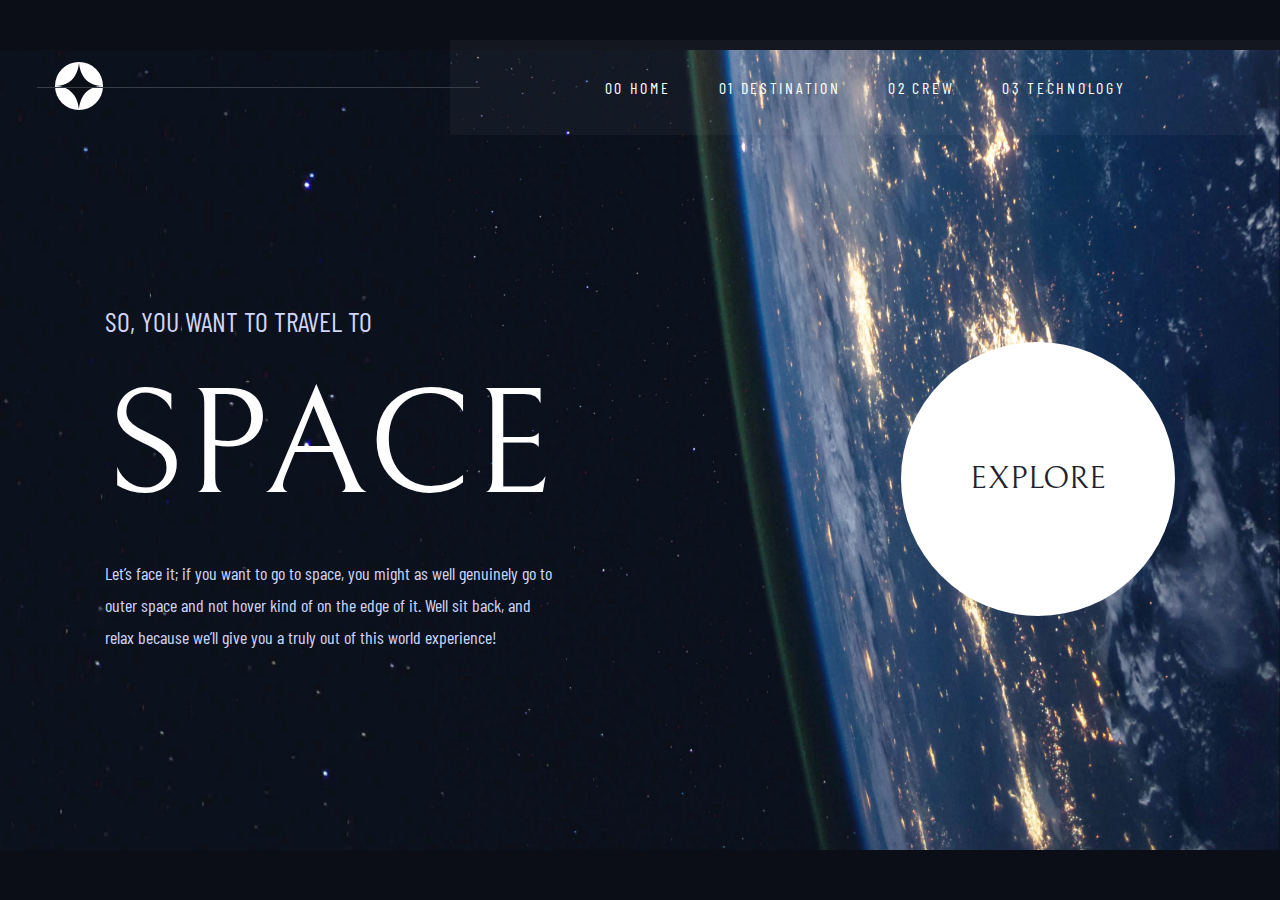
<file: index.html>
<!DOCTYPE html>
<html lang="en">
<head>
    <meta charset="UTF-8">
    <meta name="viewport" content="width=device-width, initial-scale=1.0">
    <link rel="icon" href="./images/logo-img.svg">
    <link rel="stylesheet" href="./css/main.css">
    <title>SPACE</title>
</head>
<body class="space-body">
    <!-- Oyatillo -->
    <!-- Site Header -->
    <header class="site-header">
            <div class="space">
                <a class="space__logo-link" href="./index.html">
                    <img src="./images/logo-img.svg" alt="logo img" width="48" height="48">
                </a>
                <ul class="space__list">
                    <li class="space__item">
                        <a class="space__link" href="./index.html">00
                            HOME</a>
                    </li>
                    
                    <li class="space__item">
                        <a class="space__link" href="./moon.html">01
DESTINATION</a>
                    </li>
                    <li class="space__item">
                        <a class="space__link" href="./crew.html">02
                            CREW</a>
                    </li>
                    <li class="space__item">
                        <a class="space__link" href="./technology.html">03
                            TECHNOLOGY</a>
                    </li>
                </ul>

            </div>
    </header>
    <!-- Site Header -->
    <main>
        <!-- Hero section  -->
        <section class="space-hero-section">
            <div class="container">
                <div class="space-hero explore">
                    <div class="explore__content-wrapper">
                        <p class="explore__text">SO, YOU WANT TO TRAVEL TO</p>
                        <h1 class="explore__title">SPACE</h1>
                        <p class="explore__btm-text">Let’s face it; if you want to go to space, you might as well genuinely go to outer space and not hover kind of on the edge of it. Well sit back, and relax because we’ll give you a truly out of this world experience!</p>
                    </div>
                    <div class="explore__bg">
                        <strong class="explore__name">EXPLORE</strong>
                    </div>
                </div>
            </div>
        </section>
        <!-- Hero section  -->
    </main>
    <!-- Site Footer  -->
    <footer class="site-footer">
        <div class="container">
            <div class="footer"></div>
        </div>
    </footer>
    <!-- Site Footer  -->
</body>
</html
</file>
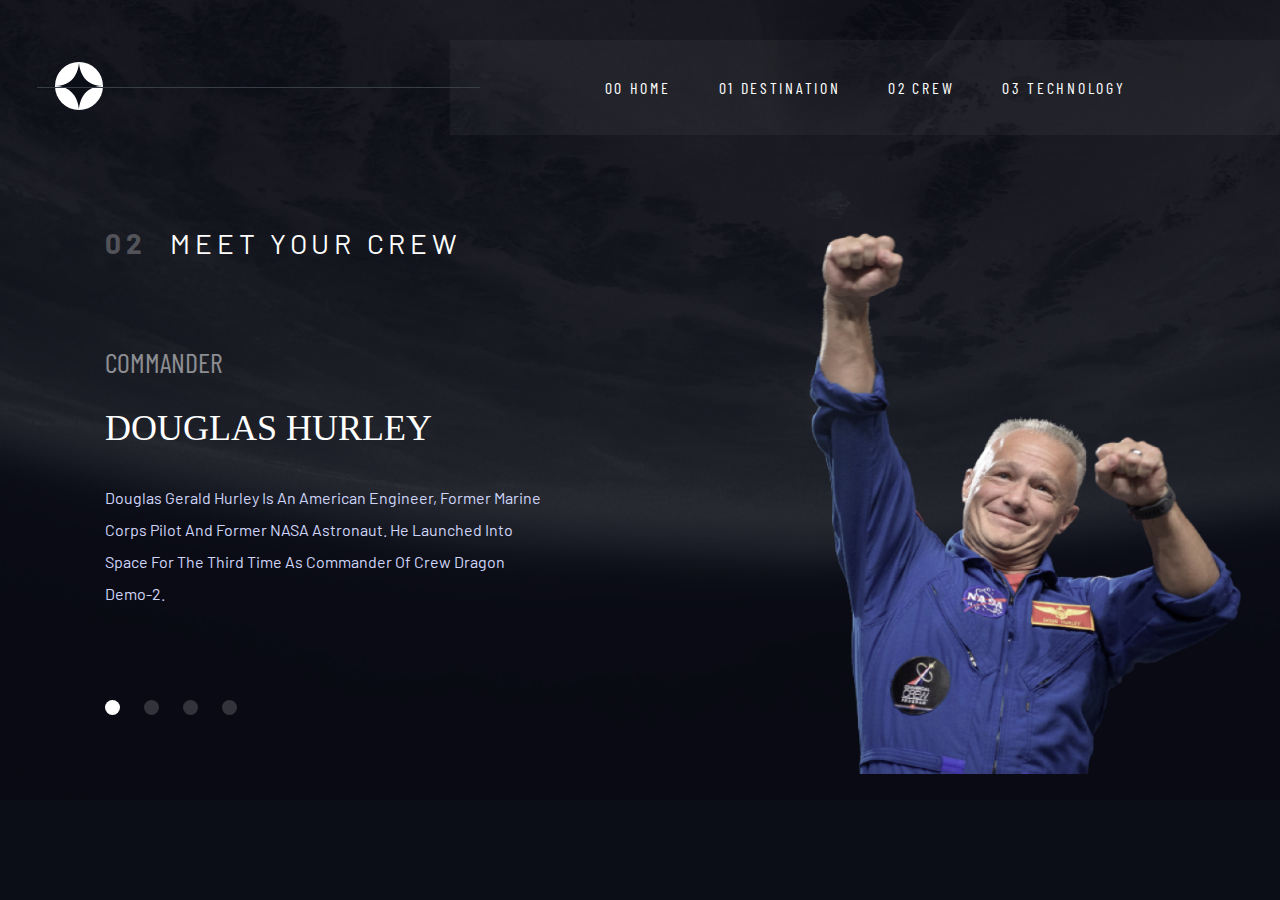
<file: crew.html>
<!DOCTYPE html>
<html lang="en">
<head>
    <meta charset="UTF-8">
    <meta name="viewport" content="width=device-width, initial-scale=1.0">
    <!-- <link rel="icon" href="__"> -->
    <link rel="stylesheet" href="./css/main.css">
    <title>CREW</title>
</head>
<body class="crew-body">
    <!-- Muhammad -->
    <!-- Site Header -->
    <header class="site-header">
        <div class="space">
            <a class="space__logo-link" href="./index.html">
                <img src="./images/logo-img.svg" alt="logo img" width="48" height="48">
            </a>
            <ul class="space__list">
                <li class="space__item">
                    <a class="space__link" href="./index.html">00
                        HOME</a>
                </li>
                
                <li class="space__item">
                    <a class="space__link" href="./moon.html">01
DESTINATION</a>
                </li>
                <li class="space__item">
                    <a class="space__link" href="./crew.html">02
                        CREW</a>
                </li>
                <li class="space__item">
                    <a class="space__link" href="./technology.html">03
                        TECHNOLOGY</a>
                </li>
            </ul>

        </div>
    </header>
    <!-- Site Header -->
    <main>
        <!-- Hero section  -->
        <section class="crew-section">
            <div class="container">
                <div class="crew">
                    <div class="crew__text-wrapper">
                        <h1 class="crew__title">
                            <span class="crew__title crew__title--color">02</span>MEET YOUR CREW
                        </h1>
                        <h2>Commander</h2>
                        <h3>Douglas Hurley</h3>
                        <p>Douglas Gerald Hurley is an American
                        engineer, former Marine Corps pilot and former
                         NASA astronaut. He launched into space for the 
                         third time as commander of Crew Dragon Demo-2.</p>
                         <img src="./images/carusel.svg" alt="logo" width="132" height="15">
                    </div>
                    <div class="crew__img-wrapper">
                        <img src="./images/man.png" alt="man" width="480" height="543">
                    </div>
                </div>
            </div>
        </section>
        <!-- Hero section  -->
    </main>
    <!-- Site Footer  -->
    <footer class="site-footer">
        <div class="container">
            <div class="footer"></div>
        </div>
    </footer>
    <!-- Site Footer  -->
</body>
</html
</file>
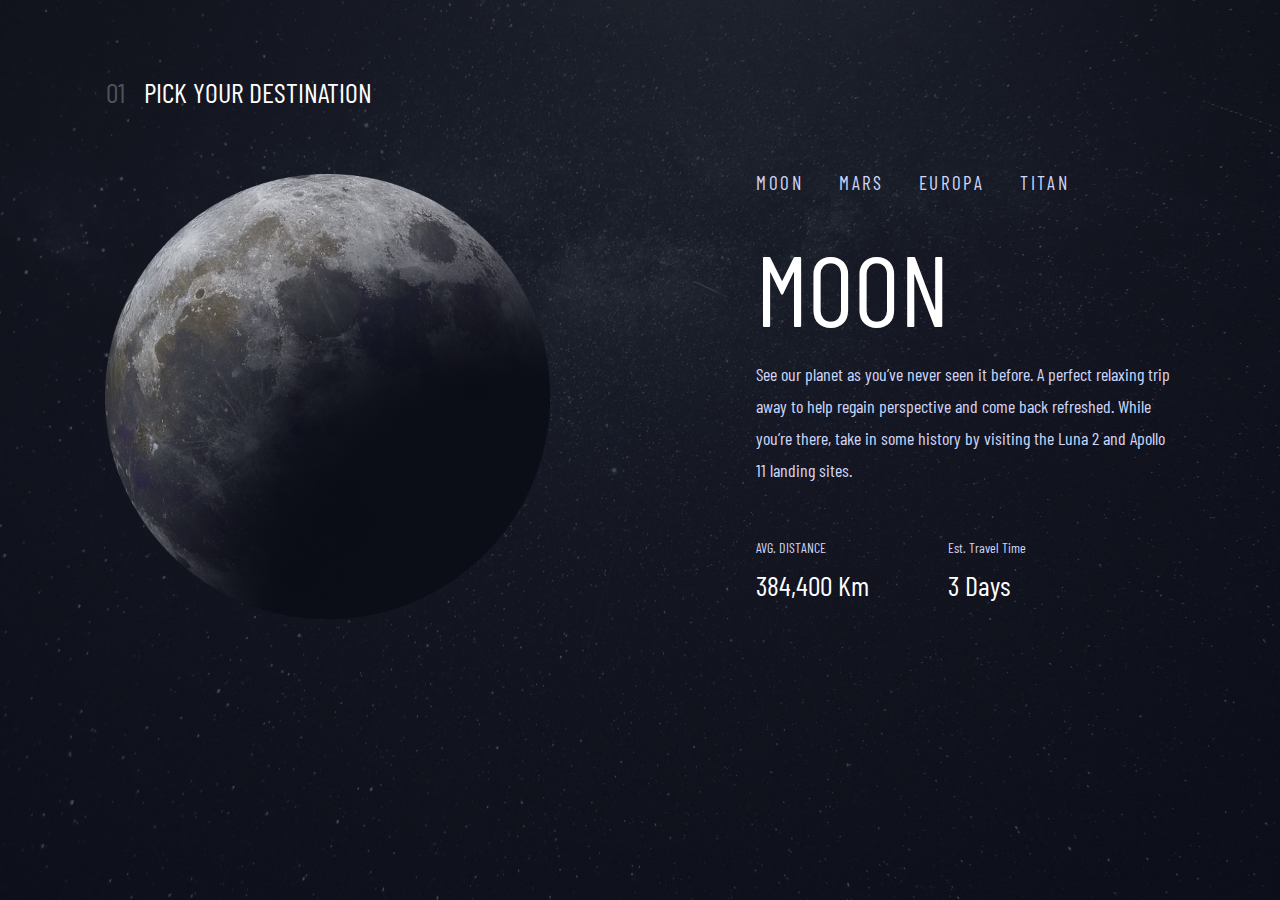
<file: moon.html>
<!DOCTYPE html>
<html lang="en">
<head>
    <meta charset="UTF-8">
    <meta name="viewport" content="width=device-width, initial-scale=1.0">
    <!-- <link rel="icon" href="__"> -->
    <link rel="stylesheet" href="./css/main.css">
    <title>Change Title</title>
</head>
<body>
    <!-- Shaxboz aka -->
    <!-- Site Header -->
   <!--  <header class="site-header">
        <div class="space">
            <a class="space__logo-link" href="./index.html">
                <img src="./images/logo-img.svg" alt="logo img" width="48" height="48">
            </a>
            <ul class="space__list">
                <li class="space__item">
                    <a class="space__link" href="./index.html">00 HOME</a>
                </li>
                
                <li class="space__item">
                    <a class="space__link" href="./moon.html">01 DESTINATION</a>
                </li>
                <li class="space__item">
                    <a class="space__link" href="./crew.html">02 CREW</a>
                </li>
                <li class="space__item">
                    <a class="space__link" href="./technology.html">03 TECHNOLOGY</a>
                </li>
            </ul> -->
            <!-- <a class="space__link--btn" href="/">
                <img src="./images/hamburger-img.svg" alt="hamburger-img" width="24px" height="21px">
            </a> -->
        </div>
</header>
    <!-- Site Header -->
    <main>
        <!-- Hero section  -->
        <section class="moon-section">
            <div class="container">
                <div class="moon__wrapper-wrapp">
                    <h2 class="moon__wrapper--title">Pick your destination</h2>
                    <div class="moon__wrapper--content">
                        <div class="moon__wrapper--big-img">
                            <img src="./images/moon-img.png" alt="moon img" width="445" height="445">
                        </div>
                        <div class="moon__wrapper--card moon__after">
                            <ul class="moon__after-list">
                                <li class="moon__after--item">
                                    <a class="moon__after--link" href="#">MOON</a>
                                </li>
                                <li class="moon__after--item">
                                    <a class="moon__after--link" href="#">MARS</a>
                                </li>
                                <li class="moon__after--item">
                                    <a class="moon__after--link" href="#">EUROPA</a>
                                </li>
                                <li class="moon__after--item">
                                    <a class="moon__after--link" href="#">TITAN</a>
                                </li>
                            </ul>
                            <h2 class="moon__after--title">MOON</h2>
                            <p class="moon__after--text">See our planet as you’ve never seen it before. A perfect relaxing trip away to help regain perspective and come back refreshed. While you’re there, take in some history by visiting the Luna 2 and Apollo 11 landing sites.</p>
                            <div class="moon__bootom--card">
                                <div>
                                    <strong class="moon__bootom--distanse">AVG. DISTANCE</strong>
                                    <span class="moon__bootom--speed">384,400 km</span>
                                </div>
                                <div>
                                    <strong class="moon__bootom--distanse">Est. travel time</strong>
                                    <span class="moon__bootom--speed">3 days</span>
                                </div>
                            </div>
                        </div>
                    </div>
                </div>
            </div>
        </section>
        <!-- Hero section  -->
    </main>
    <!-- Site Footer  -->
    <footer class="site-footer">
        <div class="container">
            <div class="footer"></div>
        </div>
    </footer>
    <!-- Site Footer  -->
</body>
</html
</file>
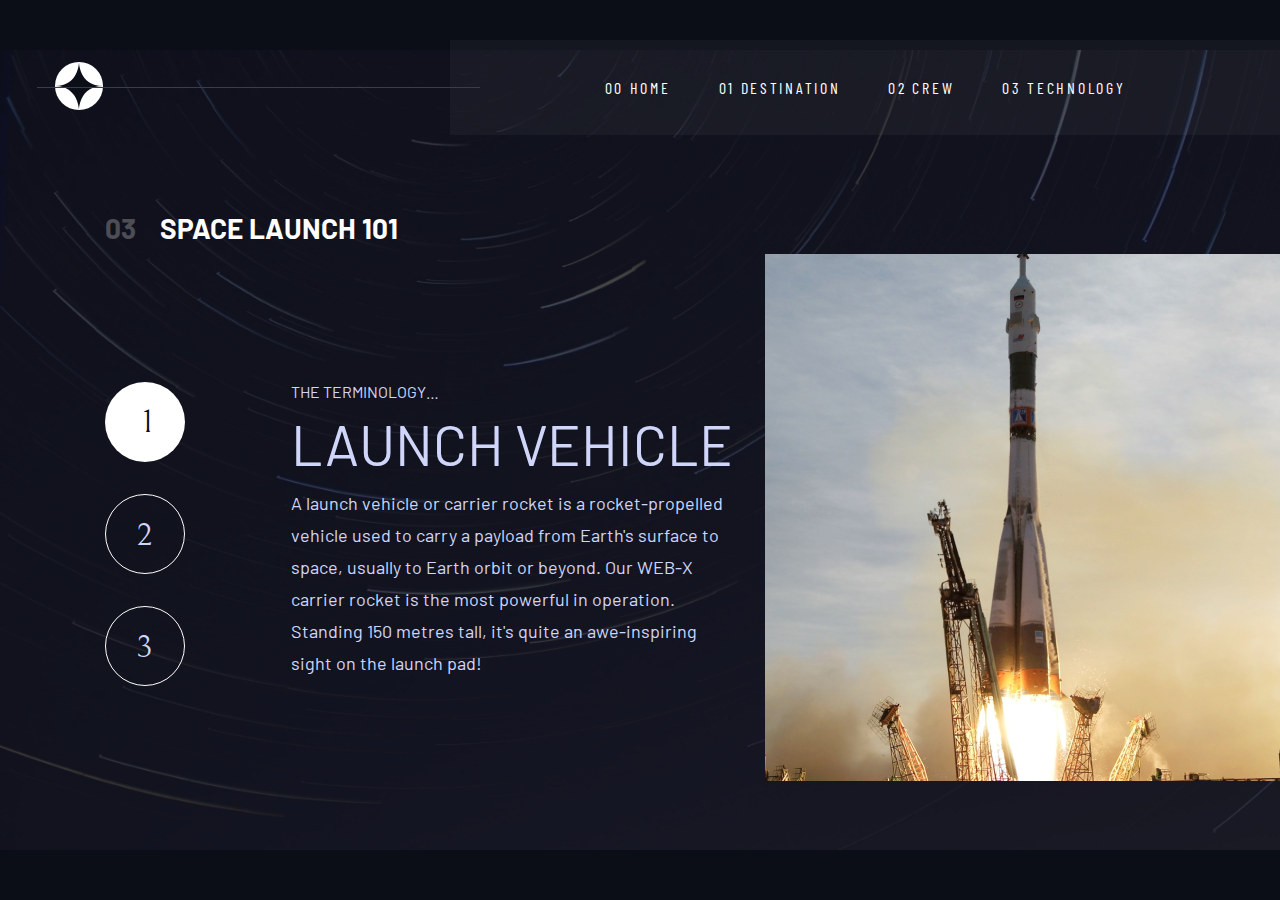
<file: technology.html>
<!DOCTYPE html>
<html lang="en">
<head>
    <meta charset="UTF-8">
    <meta name="viewport" content="width=device-width, initial-scale=1.0">
    <link rel="shortcut icon" href="./images/site-logo.svg">
    <link rel="stylesheet" href="./css/main.css">
    <title>Space Tourism</title>
</head>
<body class="technology-body">
    <!-- Ikrom -->
    <header class="site-header">
        <div class="space">
            <a class="space__logo-link" href="./index.html">
                <img src="./images/logo-img.svg" alt="logo img" width="48" height="48">
            </a>
            <ul class="space__list">
                <li class="space__item">
                    <a class="space__link" href="./index.html">00
                        HOME</a>
                </li>
                
                <li class="space__item">
                    <a class="space__link" href="./moon.html">01
DESTINATION</a>
                </li>
                <li class="space__item">
                    <a class="space__link" href="./crew.html">02
                        CREW</a>
                </li>
                <li class="space__item">
                    <a class="space__link" href="./technology.html">03
                        TECHNOLOGY</a>
                </li>
            </ul>

        </div>
    </header>

    <main>
        <section class="technology__hero-section">
            <div class="container">
                <div class="technology__hero">
                    <div class="technology__hero-title-wrapper">
                        <span class="technology__hero-title-number">03</span>
                        <h2 class="technology__hero-title">SPACE LAUNCH 101</h2>
                    </div>
                    <div class="technology__hero-content-wrapper">
                        <div class="technology__hero-number">
                            <ul class="technology__hero-number-list">
                                <li class="technology__hero-item-first">
                                    <span class="technology__hero-number-link-first">1</span>
                                </li>
                                <li class="technology__hero-item">
                                    <span class="technology__hero-number-link">2</span>
                                </li>
                                <li class="technology__hero-item">
                                    <span class="technology__hero-number-link">3</span>
                                </li>
                                
                            </ul>
                        </div>

                        <div class="technology__hero-content">
                            <strong class="technology__hero-content-text-first">THE TERMINOLOGY…</strong>
                            <h2 class="technology__hero-content-title">LAUNCH VEHICLE</h2>
                            <p class="technology__hero-content-text">A launch vehicle or carrier rocket is a rocket-propelled vehicle used to carry a payload from Earth's surface to space, usually to Earth orbit or beyond. Our WEB-X carrier rocket is the most powerful in operation. Standing 150 metres tall, it's quite an awe-inspiring sight on the launch pad!</p>
                        </div>
                    </div>
                </div>  
            </div>
        </section>
    </main>


    <!-- Site Footer  -->
    <footer class="site-footer">
        <div class="container">
            <div class="footer"></div>
        </div>
    </footer>
    <!-- Site Footer  -->
</body>
</html
</file>
<file: css/main.css>
@font-face {
  font-family: "Bellefair";
  src: url("../fonts/Bellefair-Regular.woff2") format("woff2"), url("../fonts/Bellefair-Regular.woff") format("woff");
  font-weight: normal;
  font-style: normal;
  font-display: swap;
}
@font-face {
  font-family: "Barlow";
  src: url("../fonts/Barlow-Regular.woff2") format("woff2"), url("../fonts/Barlow-Regular.woff") format("woff");
  font-weight: normal;
  font-style: normal;
  font-display: swap;
}
@font-face {
  font-family: "Barlow";
  src: url("../fonts/Barlow-Bold.woff2") format("woff2"), url("../fonts/Barlow-Bold.woff") format("woff");
  font-weight: bold;
  font-style: normal;
  font-display: swap;
}
@font-face {
  font-display: swap;
  font-family: "Barlow Condensed";
  font-style: normal;
  font-weight: 400;
  src: url("../fonts/barlow-condensed-v12-latin-regular.woff2") format("woff2");
}
* {
  margin: 0;
  padding: 0;
  list-style: none;
  text-decoration: none;
  box-sizing: border-box;
}

body {
  font-family: "Barlow" sans-serif;
  font-family: "Bellafair" serif;
  background: #0B0D17;
  background-image: url(../../images/crew-bg.png);
  background-repeat: no-repeat;
  background-size: 100%;
  font-family: "Barlow", sans-serif;
  font-family: "Bellefair", serif;
  font-family: "Barlow Condensed", sans-serif;
  height: 100vh;
  background-image: url(../../images/moon-bg.jpg);
  background-size: 100% 100%;
  background-position: 100%;
  background-repeat: no-repeat;
}

.visually-hidden {
  position: absolute;
  width: 1px;
  height: 1px;
  margin: -1px;
  border: 0;
  padding: 0;
  white-space: nowrap;
  -webkit-clip-path: inset(100%);
          clip-path: inset(100%);
  clip: rect(0 0 0 0);
  overflow: hidden;
}

.container {
  max-width: 1110px;
  margin: 0 auto;
  padding: 0 20px;
}

.space-body {
  background-image: url(../images/space-bg.jpg);
  background-repeat: no-repeat;
  background-size: 100%;
  height: 100vh;
}

.site-header {
  padding: 40px 0 0 55px;
  margin: 0 auto;
  max-width: 1385px;
}

.space {
  display: flex;
  align-items: center;
  justify-content: space-between;
  gap: 0;
}

.space__logo-link {
  display: inline-block;
}

.space__list {
  position: relative;
  display: flex;
  align-items: center;
  justify-content: center;
  gap: 48px;
  width: 830px;
  padding: 38px 0;
  background-color: rgba(255, 255, 255, 0.04);
  text-align: center;
}
.space__list::before {
  content: "";
  position: absolute;
  top: 0;
  bottom: 0;
  left: -413px;
  margin: auto 0;
  width: 443px;
  height: 1px;
  background-color: #383E47;
}

.space__link {
  font-weight: 400;
  font-size: 16px;
  line-height: 19px;
  text-transform: uppercase;
  margin-bottom: 0;
  color: white;
  position: relative;
  letter-spacing: 2.7px;
  font-family: "Barlow Condensed";
}
.space__link::before {
  content: "";
  position: absolute;
  width: 100%;
  height: 3px;
  bottom: -38px;
  background-color: white;
  transition: all 0.2s linear;
  opacity: 0;
}
.space__link:hover::before {
  opacity: 1;
}

.space-hero-section {
  padding-top: 170px;
}

.space-hero {
  display: flex;
  align-items: center;
  justify-content: space-between;
  gap: 0;
}

.explore__content-wrapper {
  max-width: 450px;
}

.explore__text {
  font-weight: 400;
  font-size: 28px;
  line-height: 33px;
  text-transform: uppercase;
  margin-bottom: 24px;
  color: #D0D6F9;
}

.explore__title {
  font-weight: 400;
  font-size: 151px;
  line-height: 171px;
  text-transform: uppercase;
  margin-bottom: 24px;
  color: white;
  font-family: "Bellefair";
}

.explore__btm-text {
  font-weight: 400;
  font-size: 18px;
  line-height: 32px;
  text-transform: none;
  margin-bottom: 0px;
  color: #D0D6F9;
}

.explore__bg {
  width: 274px;
  height: 274px;
  cursor: pointer;
  border-radius: 50%;
  background-color: white;
  display: grid;
  place-items: center;
  position: relative;
}
.explore__bg::before {
  content: "";
  width: 450px;
  height: 450px;
  border-radius: 50%;
  position: absolute;
  background-color: transparent;
  transition: all 0.3s linear;
  background-color: rgba(255, 255, 255, 0.09);
  transform: scale(0.5);
}
.explore__bg:hover::before {
  transform: scale(1);
}

.explore__name {
  font-weight: 400;
  font-size: 32px;
  line-height: 36px;
  text-transform: uppercase;
  margin-bottom: 0px;
  color: #0B0D17;
  font-family: "Bellefair";
}

.site-header {
  padding: 40px 0 0 55px;
  margin: 0 auto;
  max-width: 1385px;
}

.space {
  display: flex;
  align-items: center;
  justify-content: space-between;
  gap: 0;
}

.space__logo-link {
  display: inline-block;
}

.space__list {
  position: relative;
  display: flex;
  align-items: center;
  justify-content: center;
  gap: 48px;
  width: 830px;
  padding: 38px 0;
  background-color: rgba(255, 255, 255, 0.04);
  text-align: center;
}
.space__list::before {
  content: "";
  position: absolute;
  top: 0;
  bottom: 0;
  left: -413px;
  margin: auto 0;
  width: 443px;
  height: 1px;
  background-color: #383E47;
}

.space__link {
  font-weight: 400;
  font-size: 16px;
  line-height: 19px;
  text-transform: uppercase;
  margin-bottom: 0;
  color: white;
  position: relative;
  letter-spacing: 2.7px;
  font-family: "Barlow Condensed";
}
.space__link::before {
  content: "";
  position: absolute;
  width: 100%;
  height: 3px;
  bottom: -38px;
  background-color: white;
  transition: all 0.2s linear;
  opacity: 0;
}
.space__link:hover::before {
  opacity: 1;
}

/* .space__link--btn{
    display:none;
} */
/* @media (max-width:768px){
    .site-header {
        padding:0px 0px 40px 0px;
        max-width: 100%;
    }
    .space {
        display: none;
        @include display($items:center,$space:start,$gap:231px);
    }
    .space__list {
        @include display($items:center,$space:center,$gap:38px);
        max-width: 450px;
        padding: 38px 0;
        background-color: rgba(255, 255, 255, 0.04);
        text-align: center;
            &::before{
                content: "";
                display: none;
            }
    }
    .space__link {
        @include textStyle($FW:400,$FS:16px,$LH:16px,$CASE:uppercase,$MB:0,$CLR:$white-color);
        letter-spacing: 2.3px;
        font-family: 'Barlow Condensed';
        &::before{
            content: "";
            position: absolute;
            width: 100%;
            height: 3px;
            bottom: -38px;
            background-color: $white-color;
            transition: all 0.2s linear;
            opacity: 0;
        }
    }
} */
.moon-section {
  padding-top: 76px;
}

.moon__wrapper--title {
  margin-left: 39px;
  font-weight: 400;
  font-size: 28px;
  line-height: 33.6px;
  text-transform: uppercase;
  margin-bottom: 64px;
  color: #FFFFFF;
  position: relative;
  transition: 0.3s all;
}
.moon__wrapper--title::before {
  content: "01";
  position: absolute;
  top: 0;
  bottom: 0;
  left: -38px;
  color: #4F5159;
}

.moon__wrapper--content {
  display: flex;
  align-items: start;
  justify-content: space-between;
  gap: 206px;
}

.moon__after-list {
  display: flex;
  align-items: center;
  justify-content: start;
  gap: 35px;
}

.moon__after--link {
  font-weight: 400;
  font-size: 19px;
  line-height: 16px;
  text-transform: capitalize;
  margin-bottom: 0px;
  color: #D0D6F9;
  letter-spacing: 2.7px;
  position: relative;
  overflow: hidden;
}
.moon__after--link:hover::after {
  content: "";
  width: 100%;
  height: 3px;
  position: absolute;
  background-color: #D0D6F9;
  top: 32px;
  bottom: 0;
  right: 0;
  left: 0;
}

.moon__after--title {
  margin-top: 37px;
  font-weight: 400;
  font-size: 100px;
  line-height: 114.6px;
  text-transform: uppercase;
  margin-bottom: 14px;
  color: #FFFFFF;
}

.moon__after--text {
  font-weight: 400;
  font-size: 18px;
  line-height: 32px;
  text-transform: none;
  margin-bottom: 54px;
  color: #D0D6F9;
}

.moon__bootom--card {
  display: flex;
  align-items: center;
  justify-content: start;
  gap: 79px;
}

.moon__bootom--distanse {
  display: block;
  font-weight: 400;
  font-size: 14px;
  line-height: 16.8px;
  text-transform: capitalize;
  margin-bottom: 12px;
  color: #D0D6F9;
}

.moon__bootom--speed {
  font-weight: 400;
  font-size: 28px;
  line-height: 32px;
  text-transform: capitalize;
  margin-bottom: 0px;
  color: #FFFFFF;
}

/* -----Tablet start------ */
@media (max-width: 768px) {
  .moon__wrapper--title {
    margin-left: 39px;
    font-weight: 400;
    font-size: 20px;
    line-height: 24px;
    text-transform: uppercase;
    margin-bottom: 60px;
    color: #FFFFFF;
    position: relative;
  }
  .moon__wrapper--title::before {
    content: "01";
    position: absolute;
    top: 0;
    bottom: 0;
    left: -38px;
    color: #4F5159;
  }
  .moon__wrapper--content {
    flex-direction: column;
    display: flex;
    align-items: center;
    justify-content: center;
    gap: 53px;
  }
  .moon__after-list {
    display: flex;
    align-items: start;
    justify-content: center;
    gap: 35px;
  }
  .moon__wrapper--big-img > img {
    width: 300px;
    height: 300px;
    margin: 0 auto;
  }
  .moon__wrapper--card {
    margin: 0 auto;
    text-align: center;
  }
  .moon__bootom--card {
    display: flex;
    align-items: center;
    justify-content: center;
    gap: 79px;
  }
}
/* -----Tablet end------ */
/* -----mobile start------ */
@media (max-width: 375px) {
  .moon__wrapper--title {
    margin-left: 110px;
    font-weight: 400;
    font-size: 16px;
    line-height: 19px;
    text-transform: uppercase;
    margin-bottom: 32px;
    color: #FFFFFF;
    position: relative;
  }
  .moon__wrapper--title::before {
    content: "01";
    position: absolute;
    top: 0;
    bottom: 0;
    left: -18px;
    text-align: center;
    color: #4F5159;
  }
  .moon__wrapper--big-img > img {
    width: 170px;
    height: 170px;
    margin: 0 auto;
  }
  .moon__wrapper--content {
    flex-direction: column;
    display: flex;
    align-items: center;
    justify-content: center;
    gap: 53px;
  }
  .moon__wrapper--card {
    margin: 0 auto;
    text-align: center;
  }
  .moon__after-list {
    display: flex;
    align-items: start;
    justify-content: center;
    gap: 26px;
  }
  .moon__after--link {
    font-weight: 400;
    font-size: 14px;
    line-height: 16px;
    text-transform: capitalize;
    margin-bottom: 0px;
    color: #D0D6F9;
    letter-spacing: 2.7px;
    position: relative;
    overflow: hidden;
  }
  .moon__after--link:hover::after {
    content: "";
    width: 100%;
    height: 3px;
    position: absolute;
    background-color: #D0D6F9;
    top: 32px;
    bottom: 0;
    right: 0;
    left: 0;
  }
  .moon__after--title {
    margin-top: 20px;
    font-weight: 400;
    font-size: 56px;
    line-height: 64.18px;
    text-transform: uppercase;
    margin-bottom: 2px;
    color: #FFFFFF;
  }
  .moon__after--text {
    font-weight: 400;
    font-size: 15px;
    line-height: 25px;
    text-transform: none;
    margin-bottom: 32px;
    color: #D0D6F9;
  }
  .moon__bootom--card {
    margin-bottom: 58px;
    flex-direction: column;
    display: flex;
    align-items: center;
    justify-content: start;
    gap: 32px;
  }
}
/* -----mobile end------ */
.site-header {
  padding: 40px 0 0 55px;
  margin: 0 auto;
  max-width: 1385px;
}

.space {
  display: flex;
  align-items: center;
  justify-content: space-between;
  gap: 0;
}

.space__logo-link {
  display: inline-block;
}

.space__list {
  position: relative;
  display: flex;
  align-items: center;
  justify-content: center;
  gap: 48px;
  width: 830px;
  padding: 38px 0;
  background-color: rgba(255, 255, 255, 0.04);
  text-align: center;
}
.space__list::before {
  content: "";
  position: absolute;
  top: 0;
  bottom: 0;
  left: -413px;
  margin: auto 0;
  width: 443px;
  height: 1px;
  background-color: #383E47;
}

.space__link {
  font-weight: 400;
  font-size: 16px;
  line-height: 19px;
  text-transform: uppercase;
  margin-bottom: 0;
  color: white;
  position: relative;
  letter-spacing: 2.7px;
  font-family: "Barlow Condensed";
}
.space__link::before {
  content: "";
  position: absolute;
  width: 100%;
  height: 3px;
  bottom: -38px;
  background-color: white;
  transition: all 0.2s linear;
  opacity: 0;
}
.space__link:hover::before {
  opacity: 1;
}

.crew-body {
  background: #0B0D17;
  background-image: url(../../images/crew-bg.png);
  background-repeat: no-repeat;
  background-size: 100%;
}

.crew-section {
  padding-top: 76px;
}

.crew {
  display: flex;
  align-items: center;
  justify-content: space-between;
  gap: 81px;
}

.crew__title {
  font-weight: 400;
  font-size: 28px;
  line-height: 34px;
  text-transform: uppercase;
  margin-bottom: 84px;
  color: white;
  font-family: "Barlow";
  letter-spacing: 4.72px;
}

.crew__title span {
  font-weight: 700;
  font-size: 28px;
  line-height: 34px;
  text-transform: uppercase;
  margin-bottom: 0;
  color: white;
  font-family: "Barlow" serif;
  letter-spacing: 4.72px;
  opacity: 25%;
  padding-right: 24px;
}

.crew__text-wrapper h2 {
  font-weight: 400;
  font-size: 28px;
  line-height: 37px;
  text-transform: uppercase;
  margin-bottom: 15px;
  color: white;
  font-family: "Bellafair" serif;
  opacity: 50%;
}

.crew__text-wrapper h3 {
  font-weight: 400;
  font-size: 36px;
  line-height: 64px;
  text-transform: uppercase;
  margin-bottom: 22px;
  color: white;
  font-family: "Bellafair";
}

.crew__text-wrapper p {
  width: 444px;
  font-weight: 400;
  font-size: 16px;
  line-height: 32px;
  text-transform: capitalize;
  margin-bottom: 90px;
  color: #D0D6F9;
  font-family: "Barlow";
}

.crew__text-wrapper img {
  margin-bottom: 44px;
}

.crew__img-wrapper {
  margin-top: 20px;
  margin-left: 137px;
}

.technology-body {
  background-image: url(../../images/technology-hero-bg-img.png);
  background-repeat: no-repeat;
  background-size: 100%;
}

.site-header {
  padding: 40px 0 0 55px;
  margin: 0 auto;
  max-width: 1385px;
}

.space {
  display: flex;
  align-items: center;
  justify-content: space-between;
  gap: 0;
}

.space__logo-link {
  display: inline-block;
}

.space__list {
  position: relative;
  display: flex;
  align-items: center;
  justify-content: center;
  gap: 48px;
  width: 830px;
  padding: 38px 0;
  background-color: rgba(255, 255, 255, 0.04);
  text-align: center;
}
.space__list::before {
  content: "";
  position: absolute;
  top: 0;
  bottom: 0;
  left: -413px;
  margin: auto 0;
  width: 443px;
  height: 1px;
  background-color: #383E47;
}

.space__link {
  font-weight: 400;
  font-size: 16px;
  line-height: 19px;
  text-transform: uppercase;
  margin-bottom: 0;
  color: white;
  position: relative;
  letter-spacing: 2.7px;
  font-family: "Barlow Condensed";
}
.space__link::before {
  content: "";
  position: absolute;
  width: 100%;
  height: 3px;
  bottom: -38px;
  background-color: white;
  transition: all 0.2s linear;
  opacity: 0;
}
.space__link:hover::before {
  opacity: 1;
}

.technology__hero-section {
  padding: 76px 0 214px 0;
  background-image: url(../../images/technology-hero-img.png);
  background-repeat: no-repeat;
  background-position: center right;
}

.technology__hero-title-wrapper {
  display: flex;
  gap: 24px;
  align-items: center;
}

.technology__hero-title-number {
  opacity: 0.25;
  font-weight: 700;
  font-size: 28px;
  line-height: 34px;
  text-transform: uppercase;
  margin-bottom: 0;
  color: white;
  font-family: "Barlow";
}

.technology__hero-title {
  font-weight: 700;
  font-size: 28px;
  line-height: 34px;
  text-transform: uppercase;
  margin-bottom: 0;
  color: white;
  font-family: "Barlow";
}

.technology__hero-content-wrapper {
  margin-top: 137px;
  width: 630px;
  display: flex;
  align-items: start;
  justify-content: space-between;
  gap: 80px;
}

.technology__hero-number {
  display: flex;
  align-items: center;
  justify-content: space-between;
  gap: 32px;
}

.technology__hero-number-list {
  display: flex;
  flex-direction: column;
  gap: 32px;
}

.technology__hero-item-first {
  display: flex;
  gap: 32px;
  position: relative;
  width: 80px;
  height: 80px;
  background: rgb(255, 255, 255);
  border-radius: 50%;
}

.technology__hero-item {
  display: flex;
  gap: 32px;
  position: relative;
  width: 80px;
  height: 80px;
  background: transparent;
  border: 1px solid white;
  border-radius: 50%;
}

.technology__hero-number-link-first {
  position: absolute;
  top: 22px;
  right: 32px;
  font-weight: 400;
  font-size: 32px;
  line-height: 37px;
  text-transform: uppercase;
  margin-bottom: 0;
  color: rgb(11, 13, 23);
  font-family: Bellefair;
}

.technology__hero-number-link {
  position: absolute;
  top: 22px;
  right: 32px;
  font-weight: 400;
  font-size: 32px;
  line-height: 37px;
  text-transform: uppercase;
  margin-bottom: 0;
  color: #D0D6F9;
  font-family: Bellefair;
}

.technology__hero-content-text-first {
  font-weight: 400;
  font-size: 16px;
  line-height: 19px;
  text-transform: uppercase;
  margin-bottom: 0;
  color: rgb(208, 214, 249);
  font-family: "Barlow";
}

.technology__hero-content-title {
  margin: 11px 0 17px 0;
  font-weight: 400;
  font-size: 56px;
  line-height: 64px;
  text-transform: uppercase;
  margin-bottom: 0;
  color: rgb(208, 214, 249);
  font-family: "Barlow";
}

.technology__hero-content-text {
  width: 444px;
  margin: 11px 0 17px 0;
  font-weight: 400;
  font-size: 18px;
  line-height: 32px;
  text-transform: 0;
  margin-bottom: 0;
  color: rgb(208, 214, 249);
  font-family: "Barlow";
}/*# sourceMappingURL=main.css.map */
</file>
